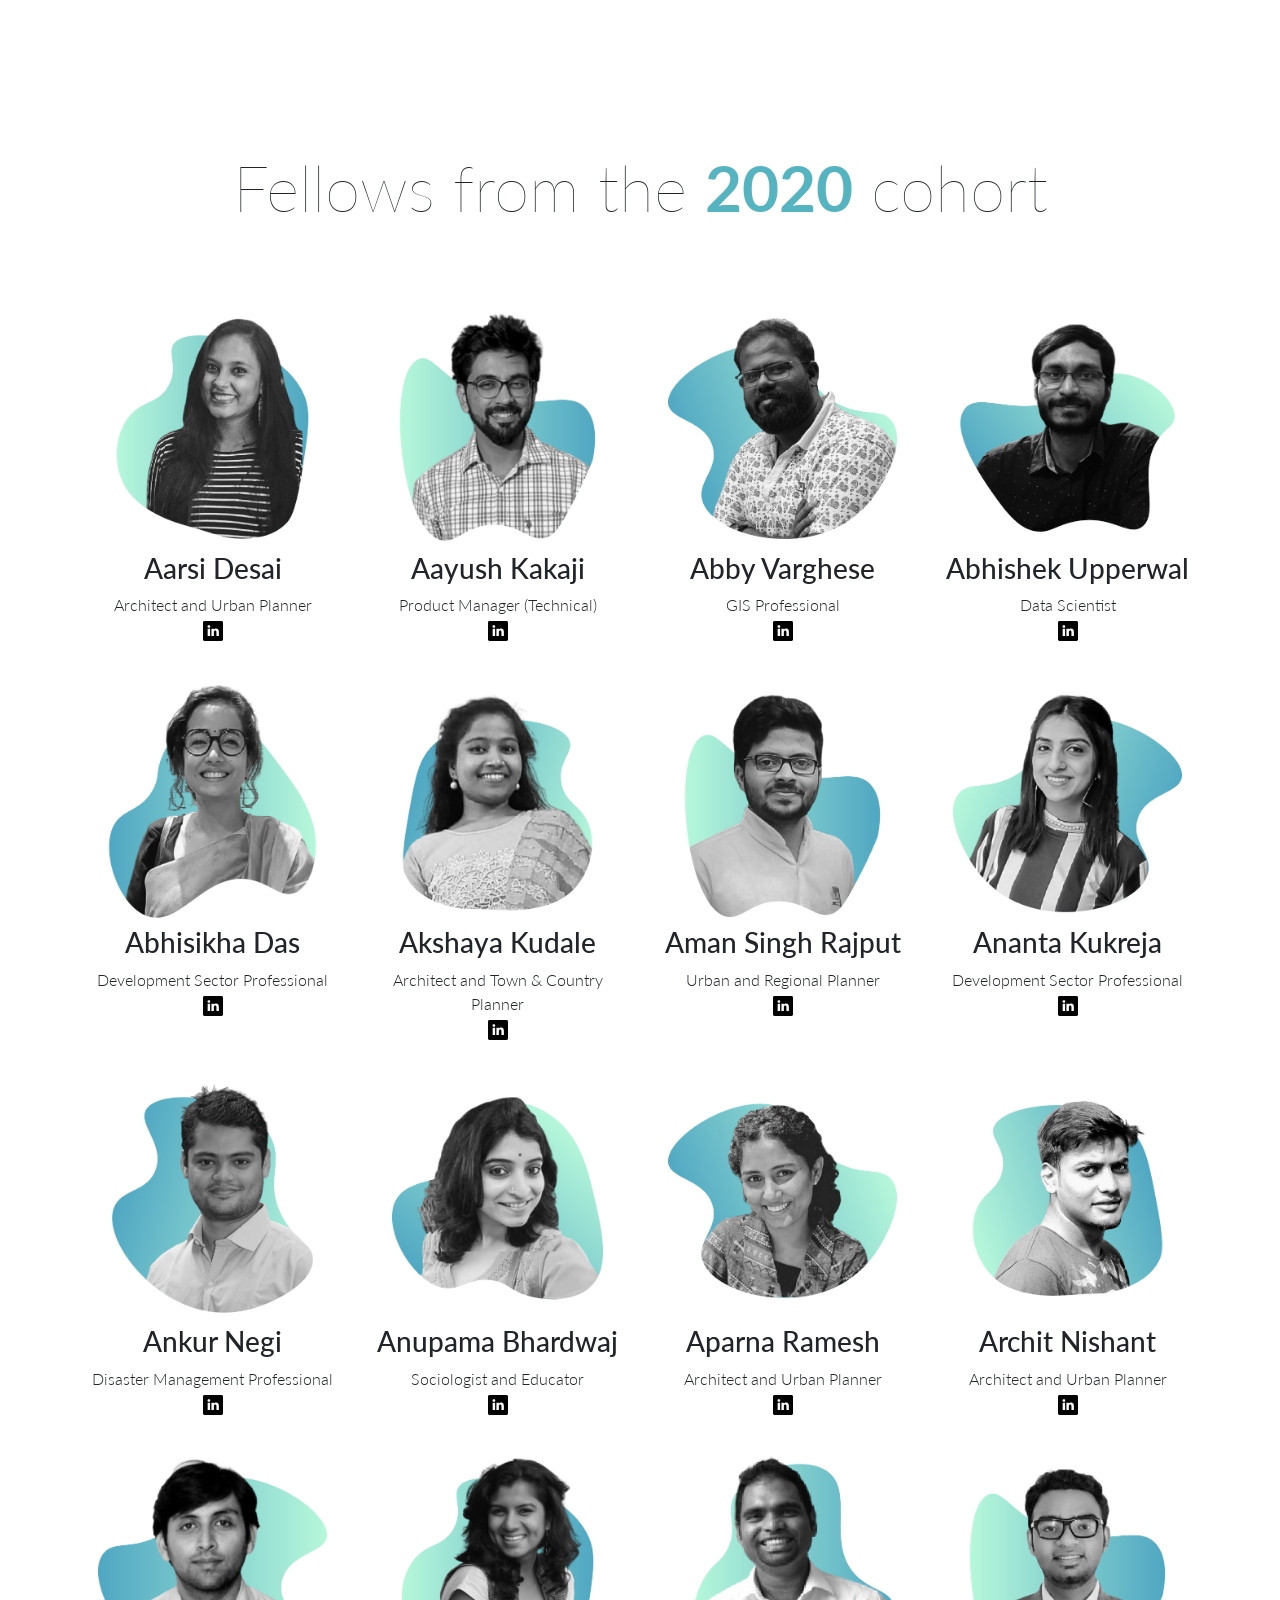
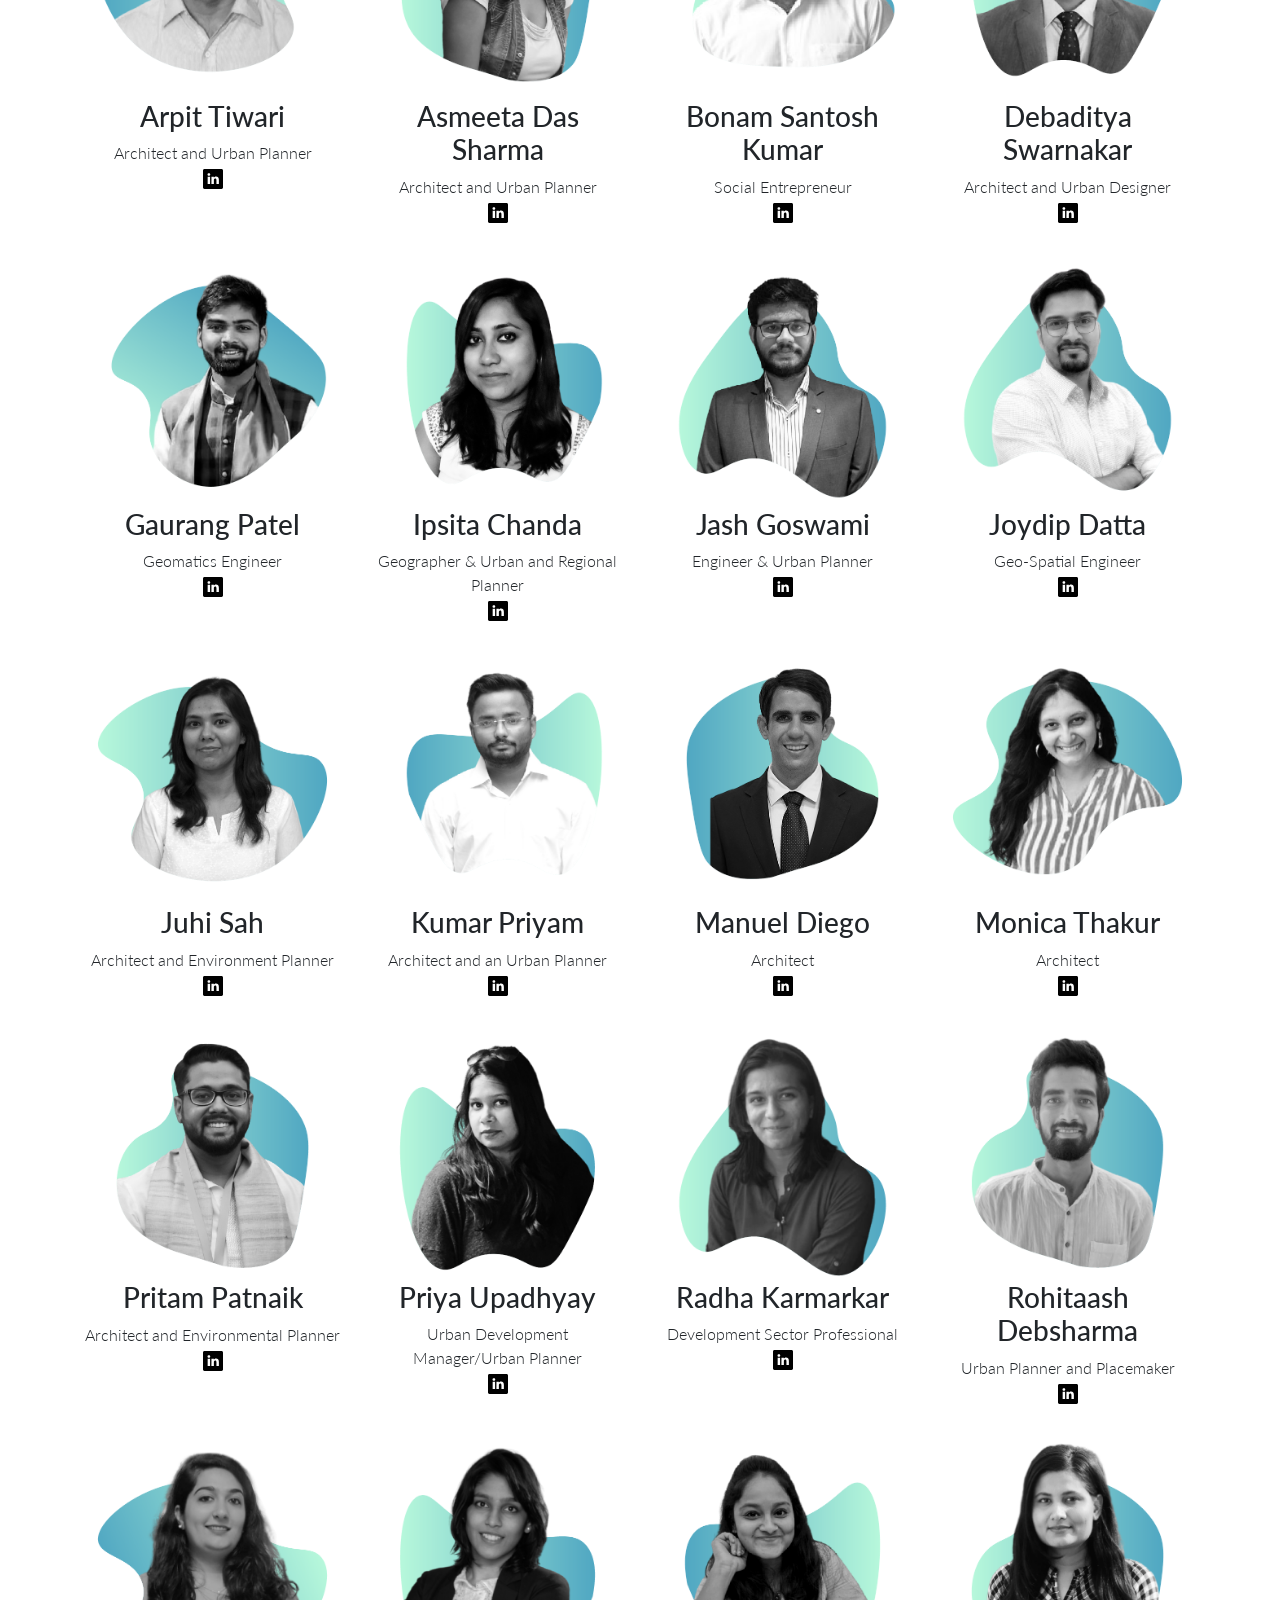
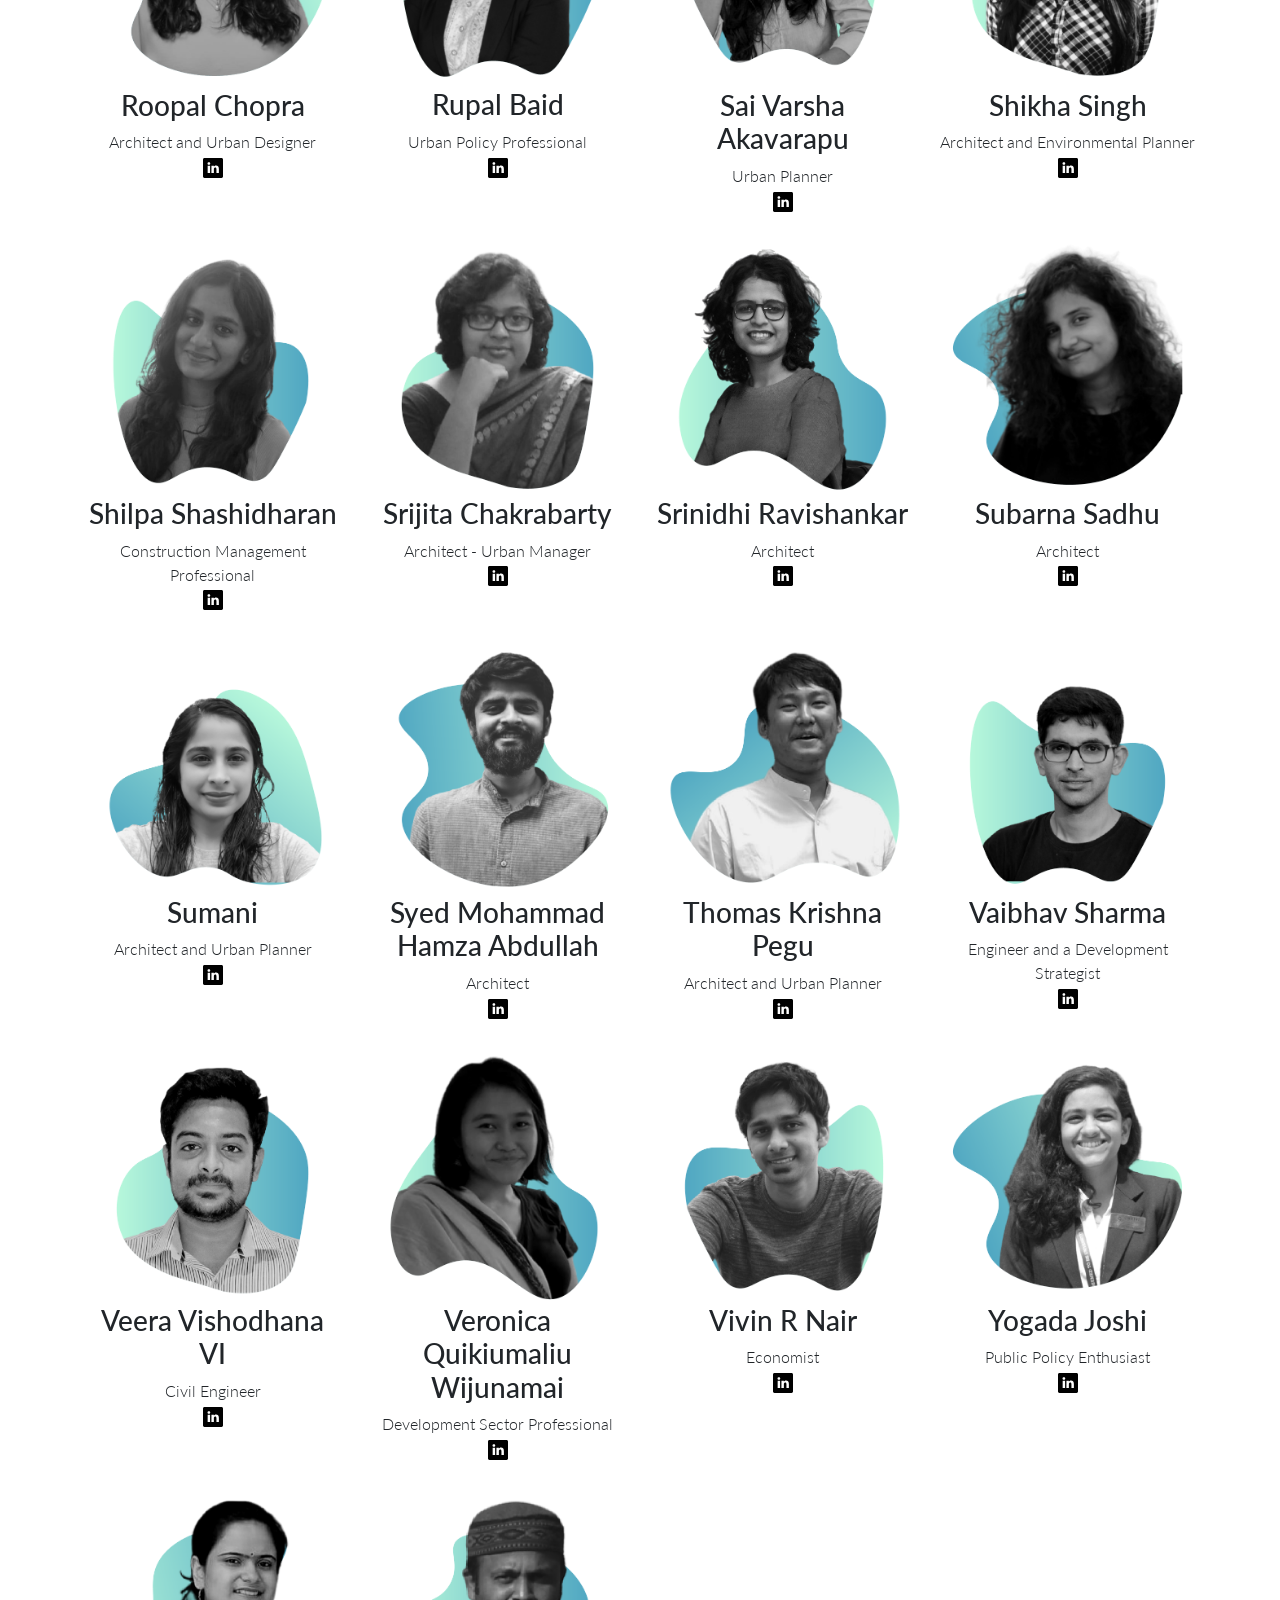
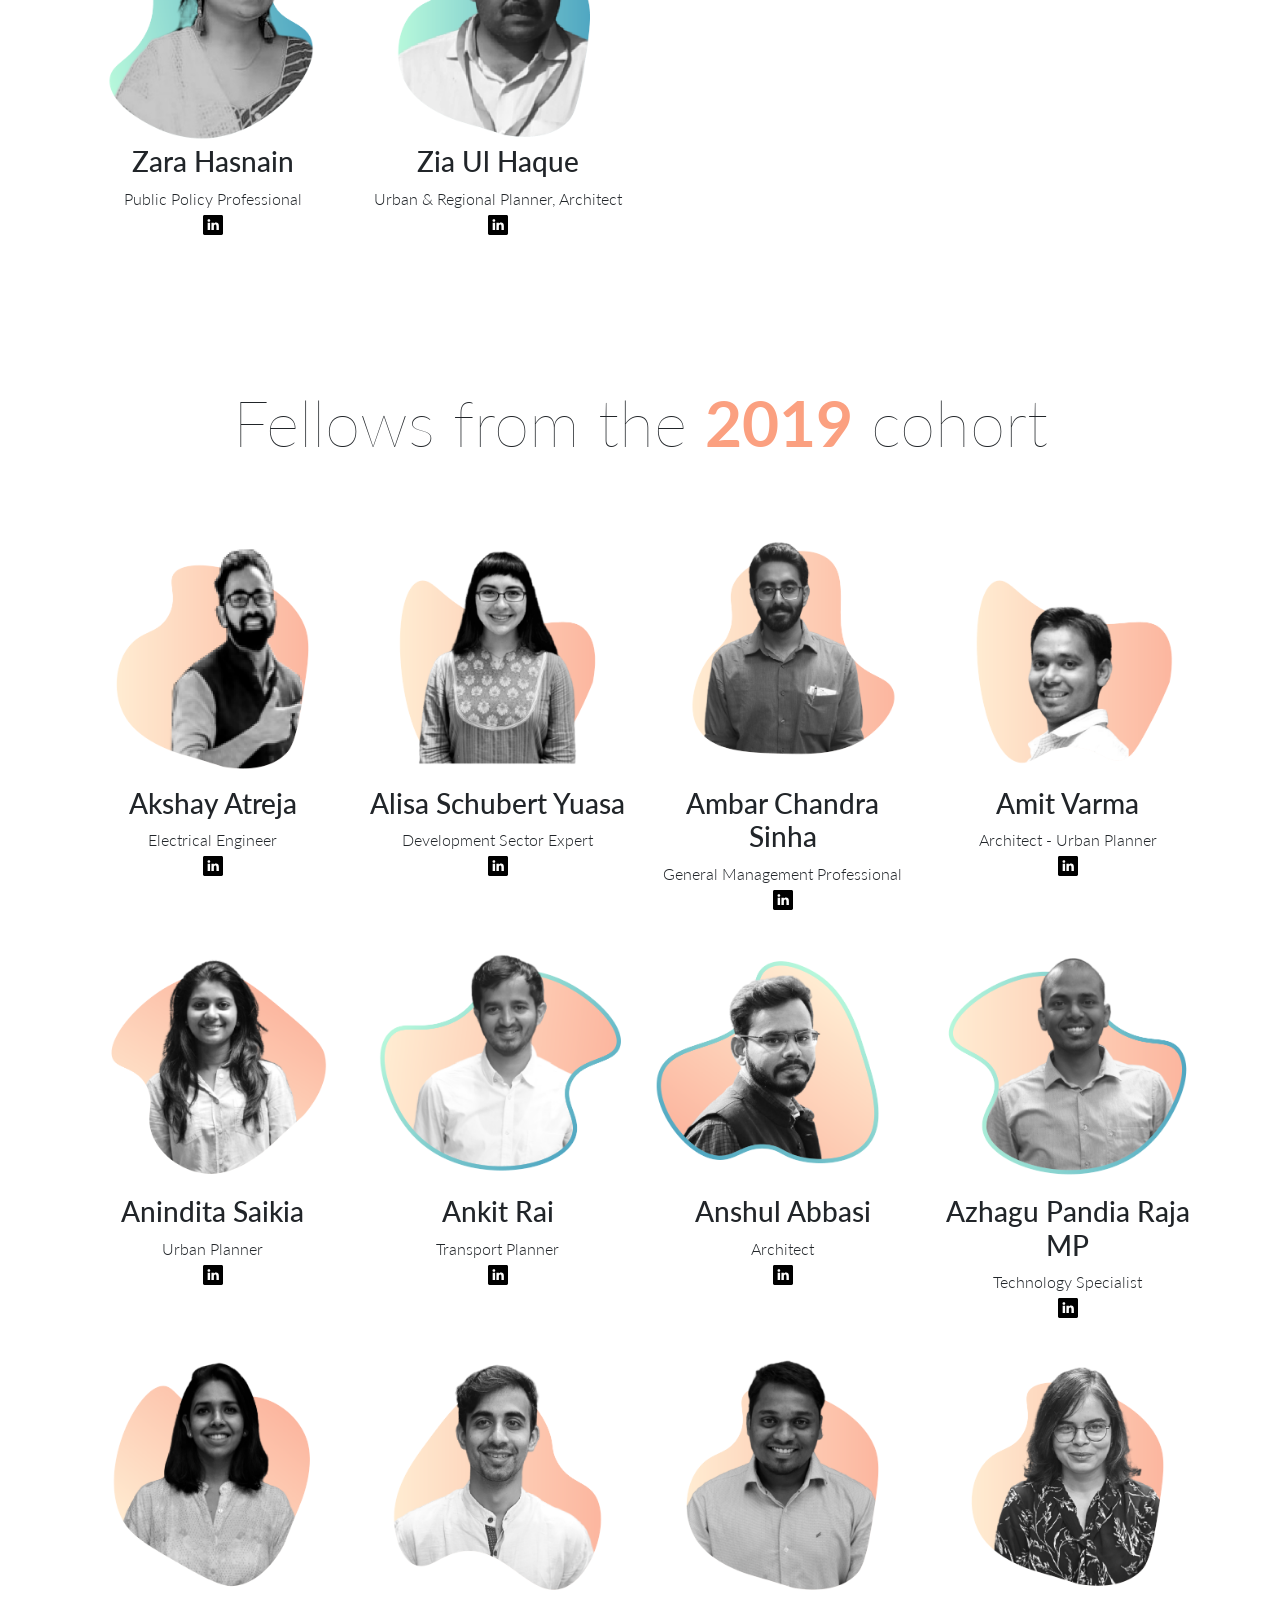
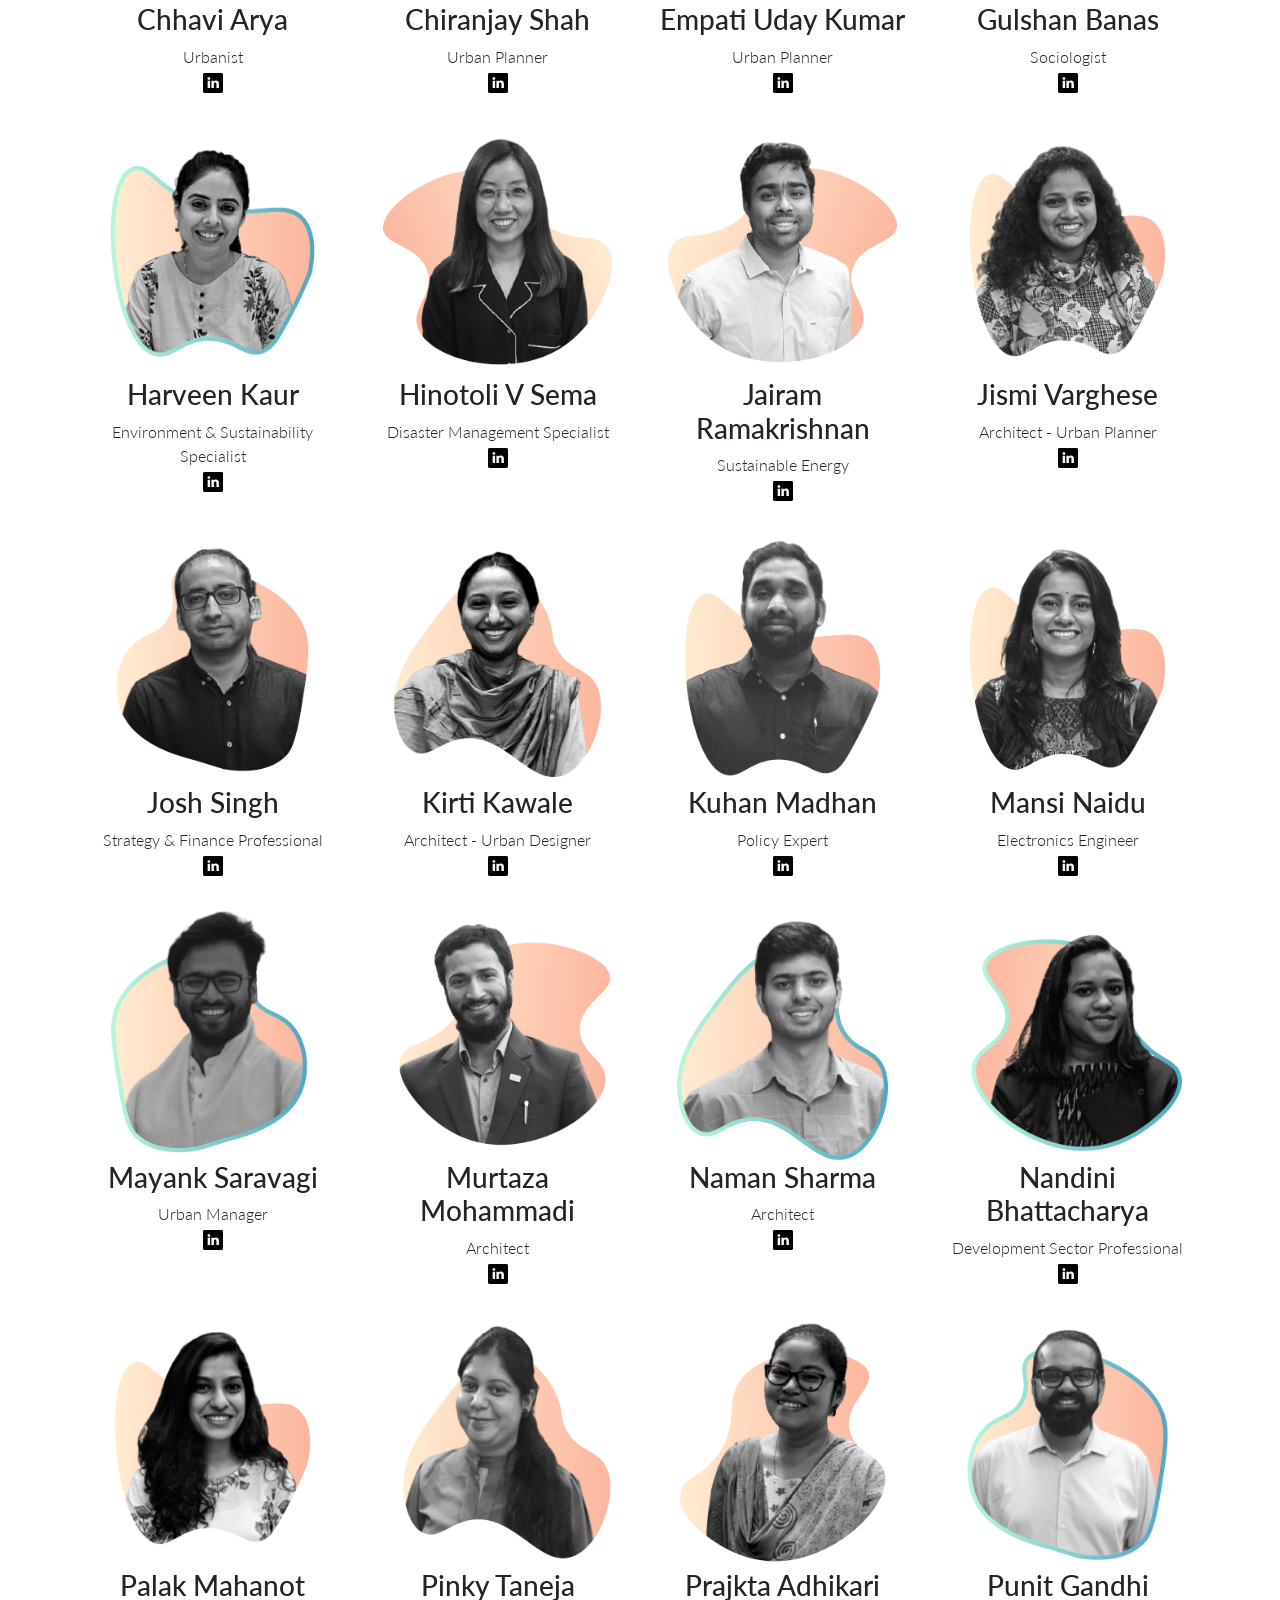
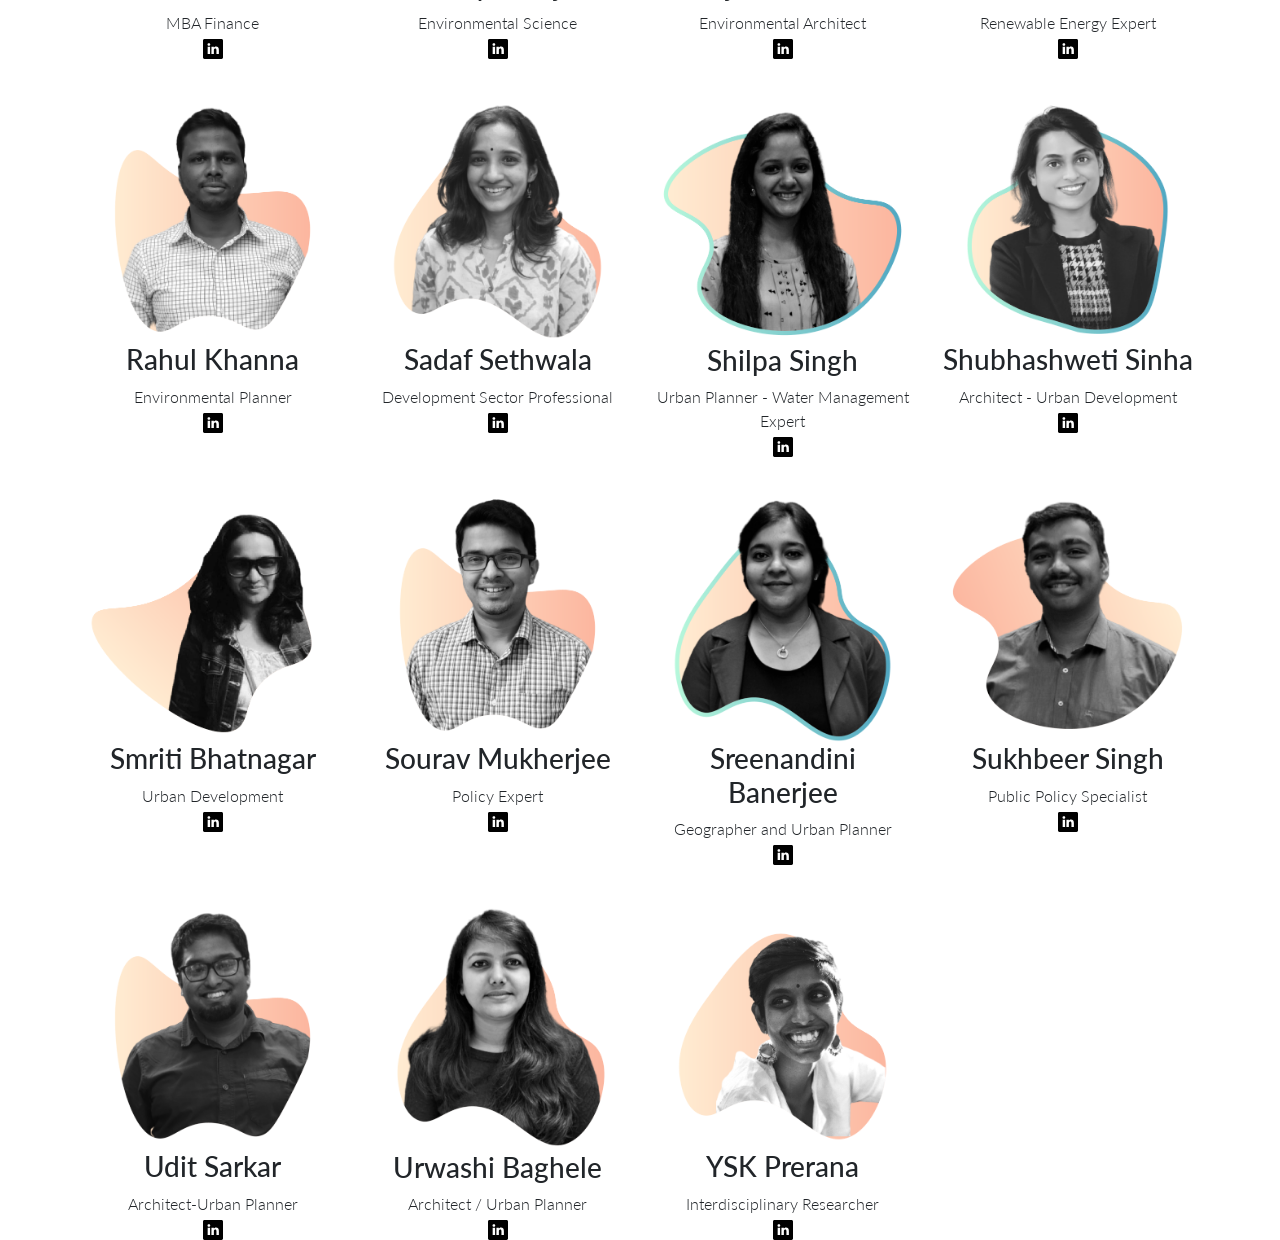
<file: index.html>
<!DOCTYPE html>
<html lang="en">
	<head>
		<meta charset="utf-8" />
		<meta name="viewport" content="width=device-width, initial-scale=1" />
		<meta name="theme-color" content="#000000" />
		<meta
		name="description"
		content="India Smart City Fellowship Profiles"
		/>

		<title>India Smart City Fellowship Profiles</title>
		<link rel="stylesheet" href="https://stackpath.bootstrapcdn.com/bootstrap/4.5.0/css/bootstrap.min.css" integrity="sha384-9aIt2nRpC12Uk9gS9baDl411NQApFmC26EwAOH8WgZl5MYYxFfc+NcPb1dKGj7Sk" crossorigin="anonymous">
		<link rel="stylesheet" type="text/css" href="profile.css">
		
	</head>
	<body>
		<section class="iscf-profiles">
			<div class="container align-center">
				<div id="cohort_2020" class="cohort-div">
					<h1 class="cohort-title">Fellows from the <span class="cohort-2020">2020</span> cohort</h1>
				</div>

				<div id="cohort_2019" class="cohort-div">
					<h1 class="cohort-title">Fellows from the <span class="cohort-2019">2019</span> cohort</h1>
				</div>
			</div>
			<div id="overlay" class="overlay"></div>
			<div id="overlay-profile">
				<div class="container">
					<div class="row">
						<div class="col-md-11"></div>
						<div class="col-md-1">
							<img src="images/cross.svg" class="cross" alt="" >
						</div>
					</div>
					<div class="row">
						<div class="col-md-3" id="profile-img">
						</div>
						<div class="col-md-9" id="profile-desc">
						</div>
					</div>
				</div>
			</div>
		</section>
		<script src="profile.js"></script>
	</body>
</html>
</file>
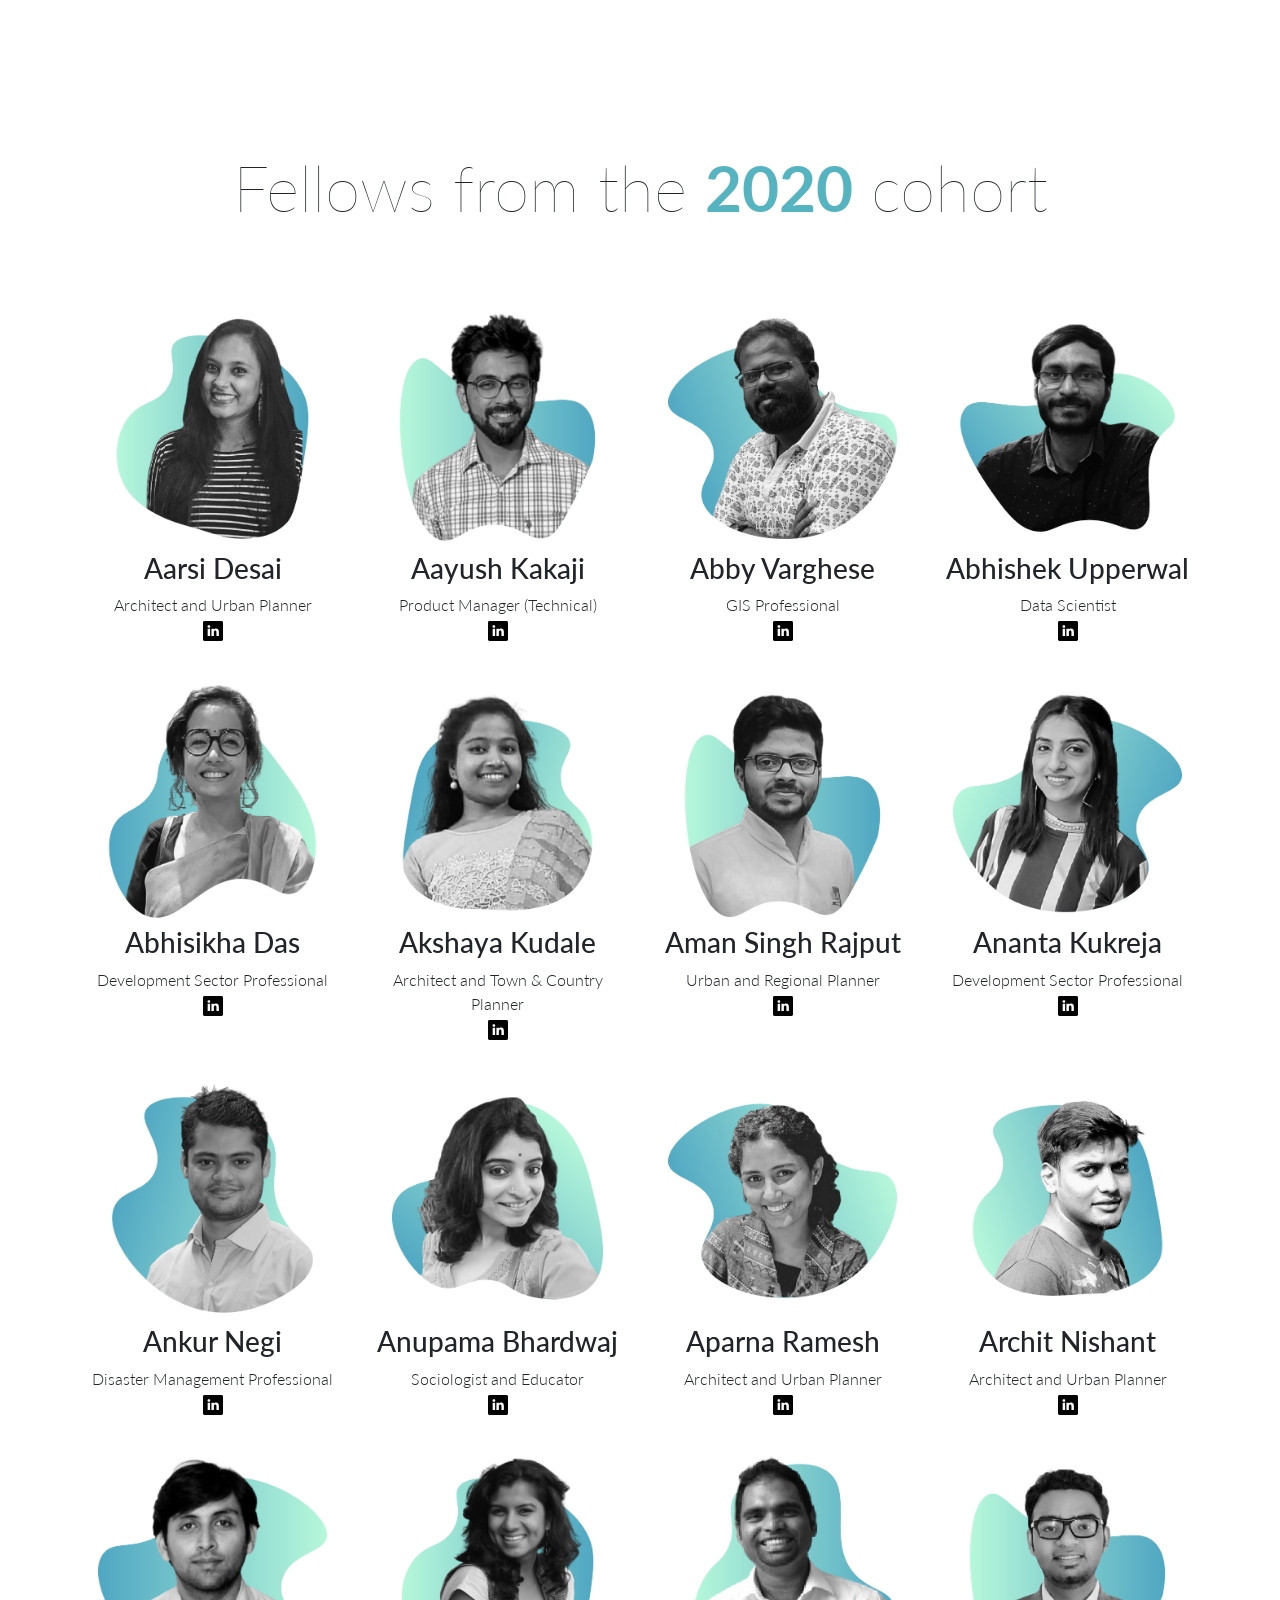
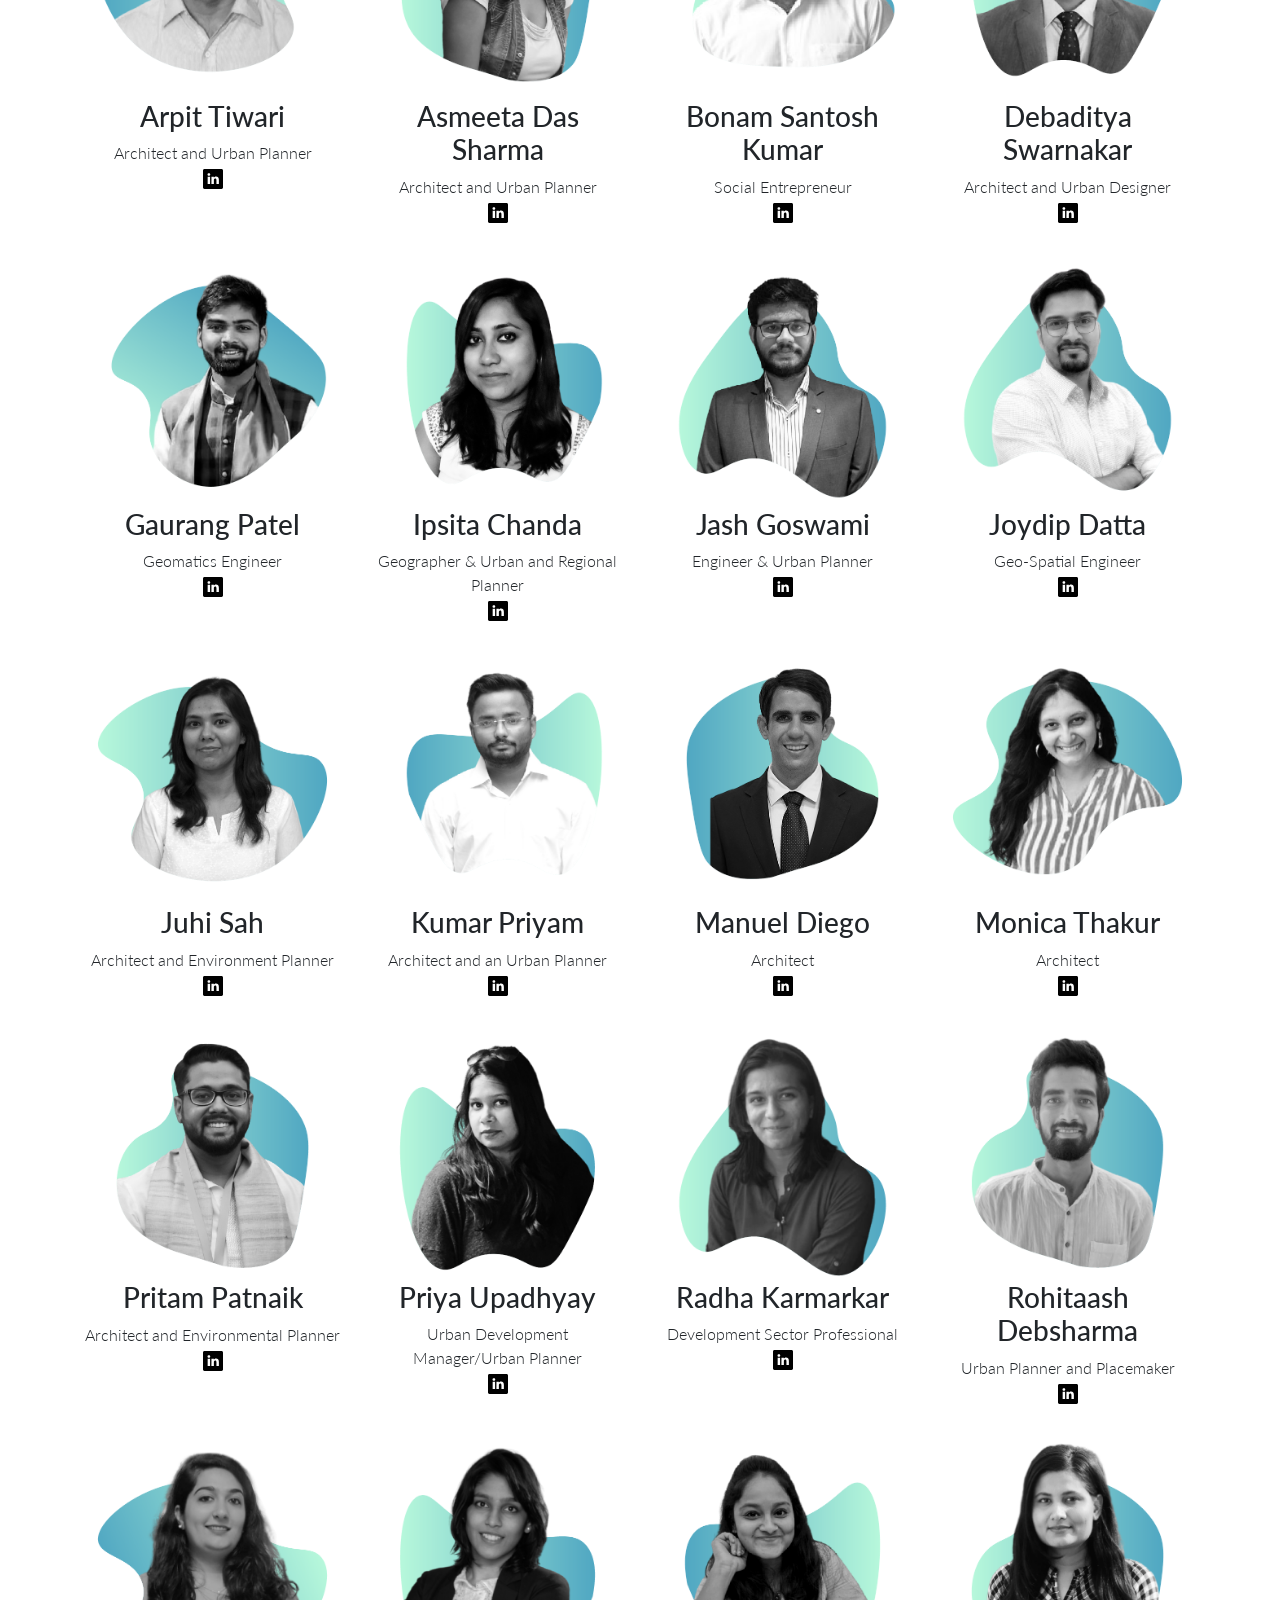
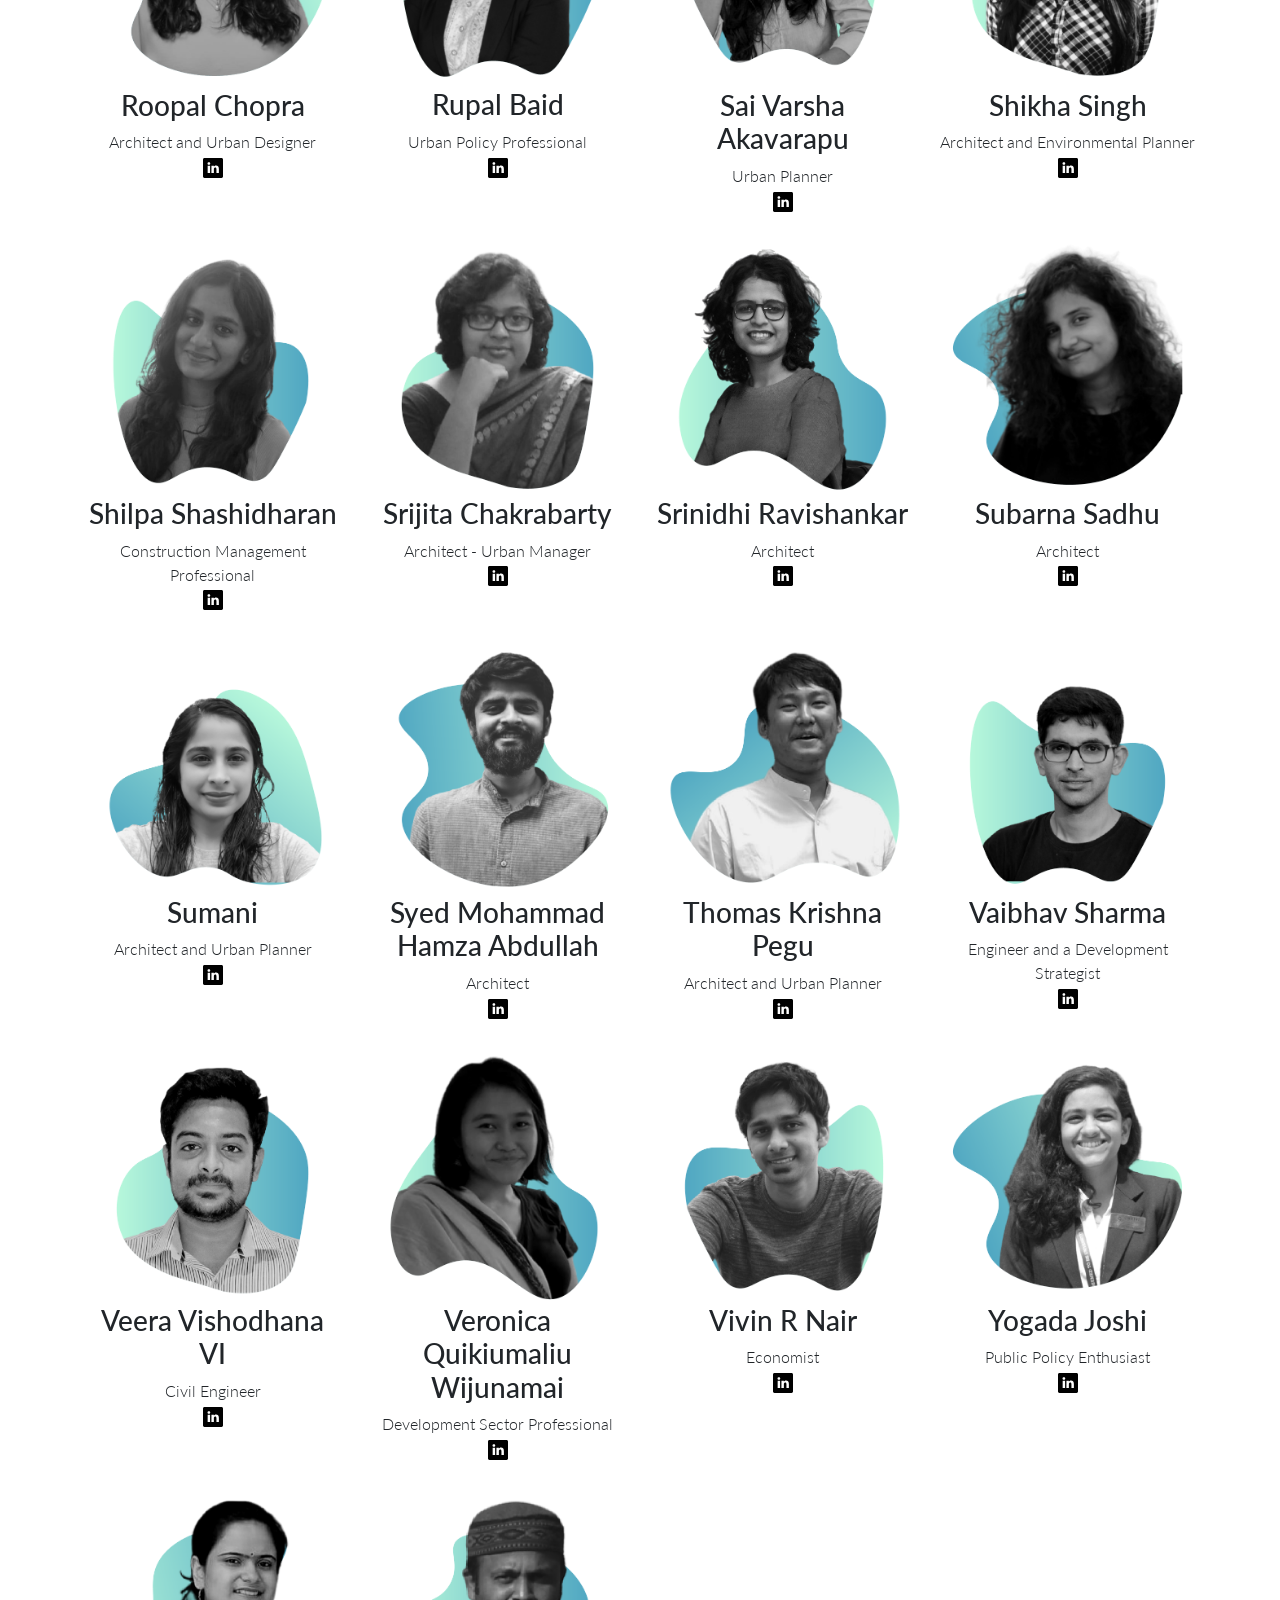
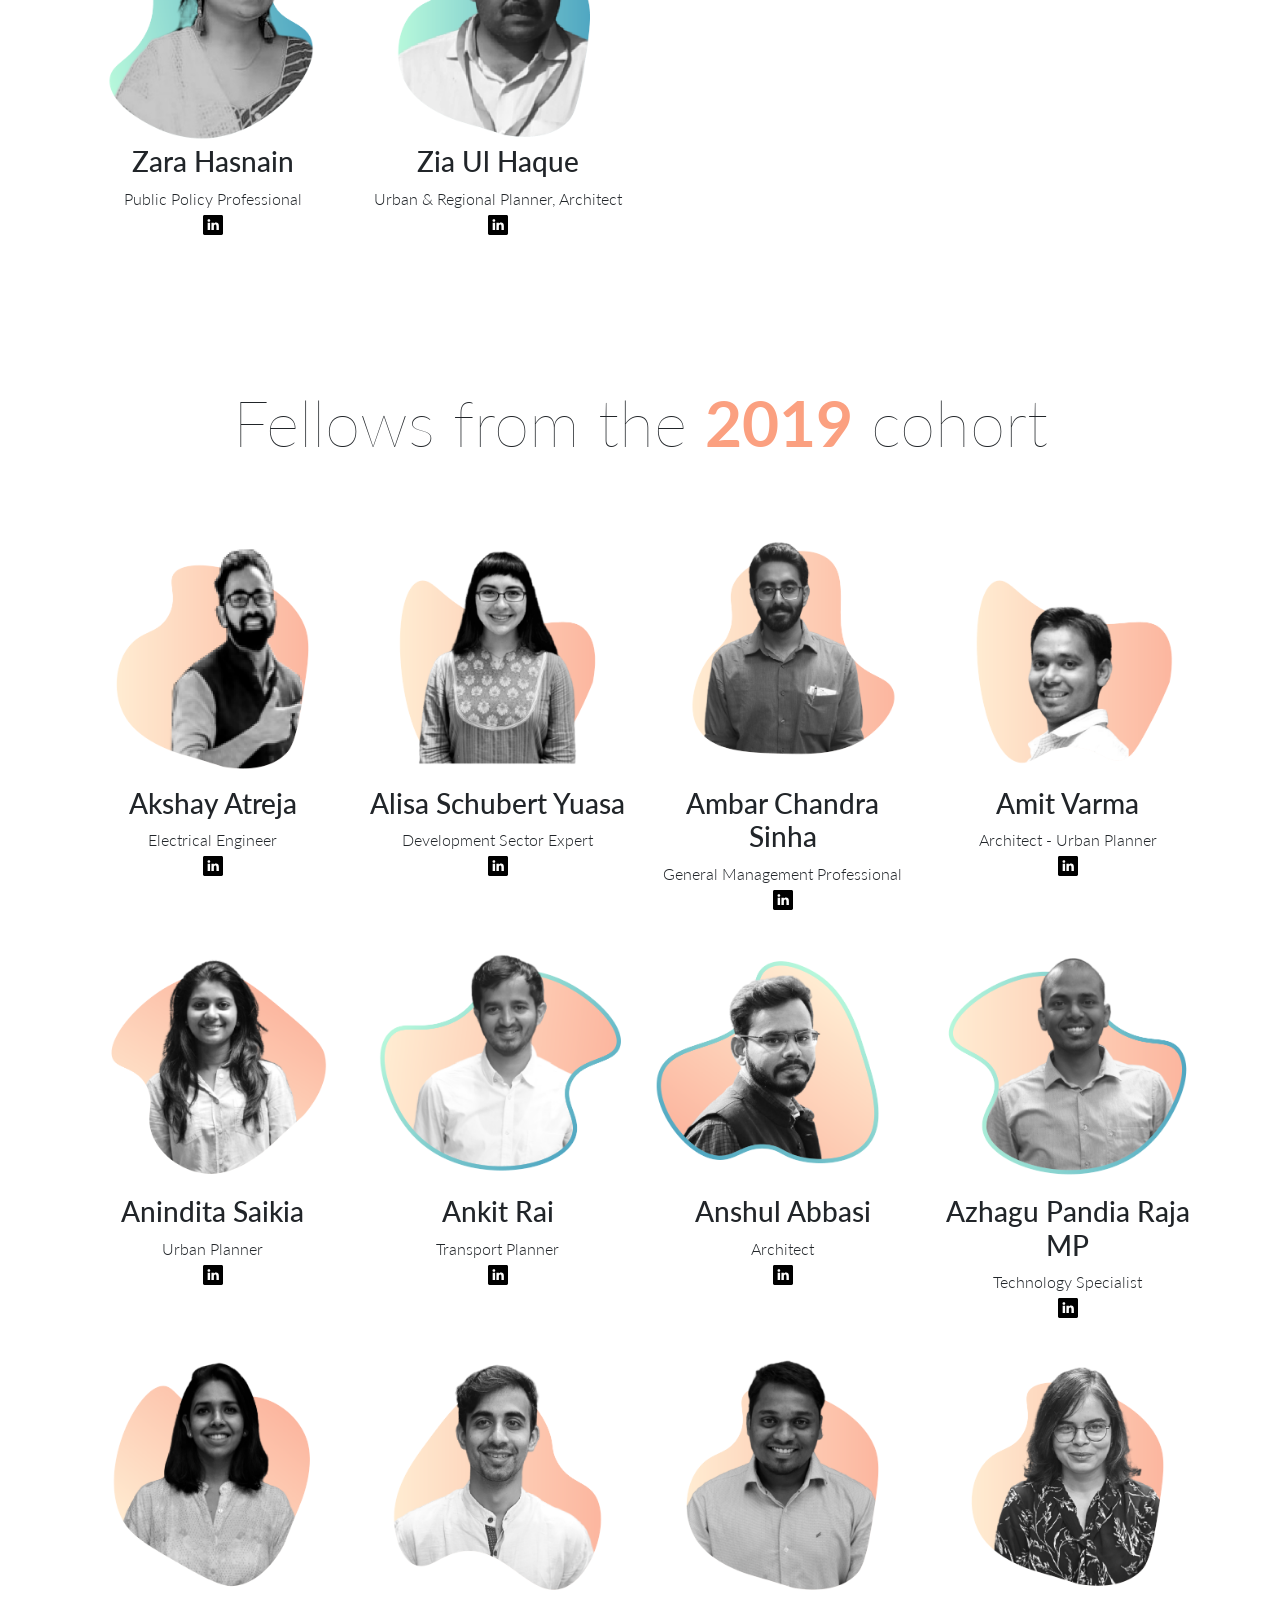
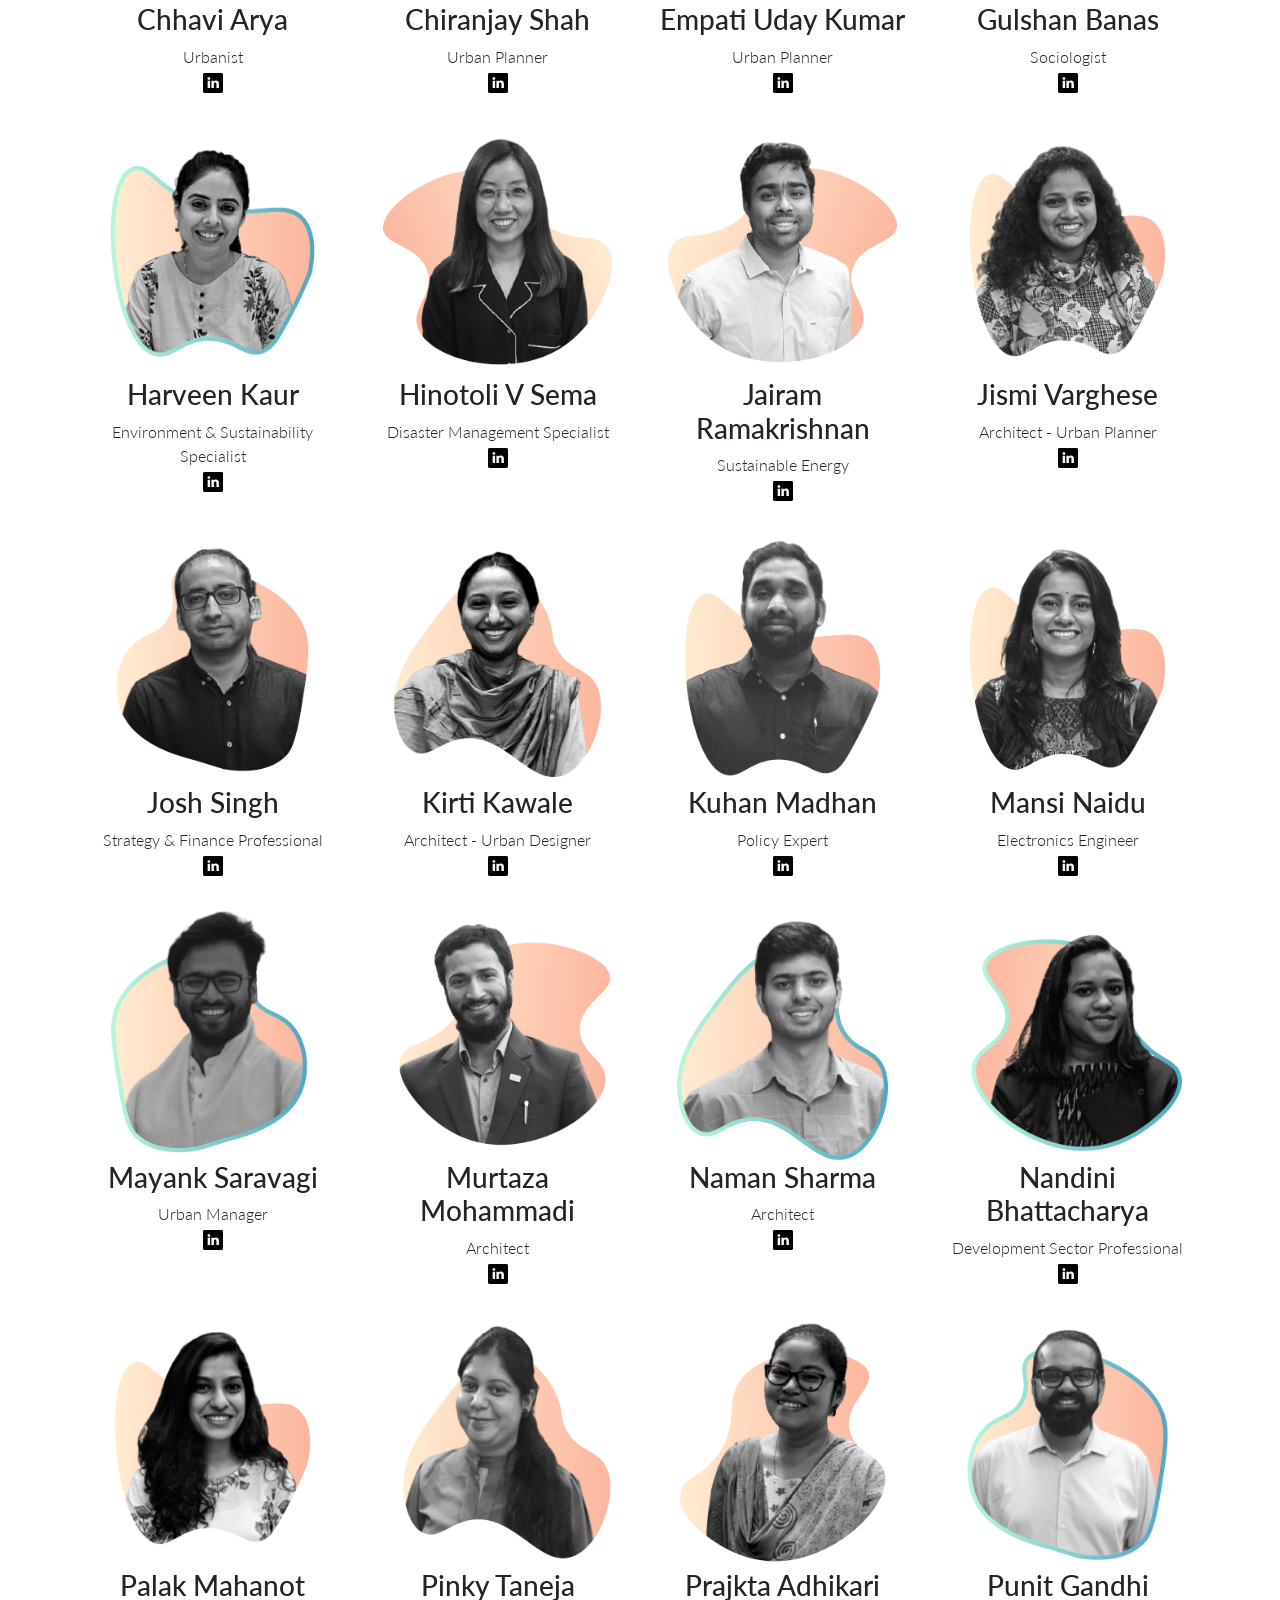
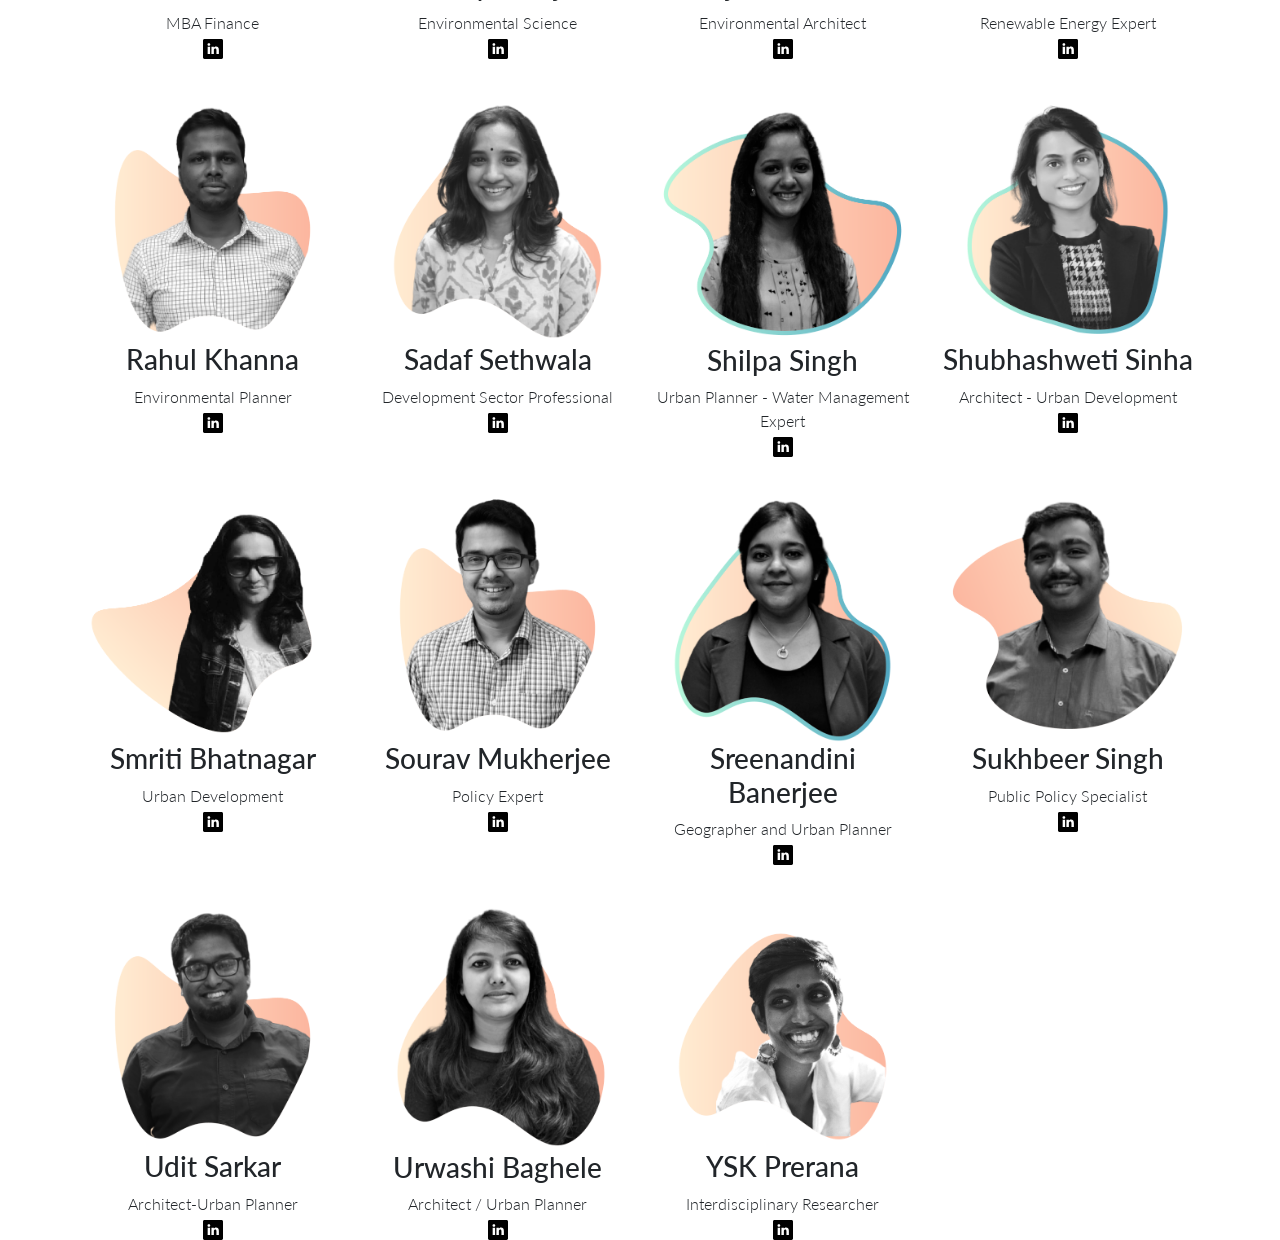
<file: profile.html>
<!DOCTYPE html>
<html lang="en">
	<head>
		<meta charset="utf-8" />
		<meta name="viewport" content="width=device-width, initial-scale=1" />
		<meta name="theme-color" content="#000000" />
		<meta
		name="description"
		content="A Unified DataSpace for Urban Mobility"
		/>

		<title>India Smart City Fellowship Profiles</title>
		<link rel="stylesheet" href="https://stackpath.bootstrapcdn.com/bootstrap/4.5.0/css/bootstrap.min.css" integrity="sha384-9aIt2nRpC12Uk9gS9baDl411NQApFmC26EwAOH8WgZl5MYYxFfc+NcPb1dKGj7Sk" crossorigin="anonymous">
		<link rel="stylesheet" type="text/css" href="profile.css">
		
	</head>
	<body>
		<section class="iscf-profiles">
			<div class="container align-center">
				<div id="cohort_2020" class="cohort-div">
					<h1 class="cohort-title">Fellows from the <span class="cohort-2020">2020</span> cohort</h1>
				</div>

				<div id="cohort_2019" class="cohort-div">
					<h1 class="cohort-title">Fellows from the <span class="cohort-2019">2019</span> cohort</h1>
				</div>
				<!-- <div class="row">
					<div class="col-md-3">
						<img src="images/Cohort 2020/Fellows_ Profiles-Aarsi Desai.png" class="image-responsive">
						<div class="text">Female Thanos</div>
					</div>
					<div class="col-md-3 image">
						<img src="images/Cohort 2020/Fellows_ Profiles-Aayush Kakaji.png" class="image-responsive">
						<div class="effect"> sljbgkjbghjvjgvhvjgjvjvjjfvfhgfgfhsrxg,bnkjlylfjhvhgfxmgfm</div>
						<div class="text">Thanos</div>
					</div>
					<div class="col-md-3">
						<img src="images/Cohort 2020/Fellows_ Profiles-Abby Varghese.png" class="image-responsive">
						<div class="text">Thanos</div>
					</div>
					<div class="col-md-3">
						<img src="images/Cohort 2020/Fellows_ Profiles-Abhishek Upperwal.png" class="image-responsive">
						<div class="text">Thanos</div>
					</div>
				</div>
				<div class="row">
					<div class="col-md-3">
						<img src="images/Cohort 2020/Fellows_ Profiles-Abhisikha Das.png" class="image-responsive">
						<div class="text">Female Thanos</div>
					</div>
					<div class="col-md-3">
						<img src="images/Cohort 2020/Fellows_ Profiles-Akshaya Ravindrakumar Kudale.png" class="image-responsive">
						<div class="text">Female Thanos</div>
					</div>
					<div class="col-md-3">
						<img src="images/Cohort 2020/Fellows_ Profiles-Aman Singh Rajput.png" class="image-responsive">
						<div class="text">Thanos</div>
					</div>
					<div class="col-md-3">
						<img src="images/Cohort 2020/Fellows_ Profiles-Ananta Kukreja.png" class="image-responsive">
						<div class="text">Female Thanos</div>
					</div>
				</div>
				<div class="row">
					<div class="col-md-3">
						<img src="images/Cohort 2020/Fellows_ Profiles-Ankur Negi.png" class="image-responsive">
						<div class="text">Thanos</div>
					</div>
					<div class="col-md-3">
						<img src="images/Cohort 2020/Fellows_ Profiles-Anupama Bhardwaj.png" class="image-responsive">
						<div class="text">Female Thanos</div>
					</div>
					<div class="col-md-3">
						<img src="images/Cohort 2020/Fellows_ Profiles-Aparna Ramesh.png" class="image-responsive">
						<div class="text">Female Thanos</div>
					</div>
					<div class="col-md-3">
						<img src="images/Cohort 2020/Fellows_ Profiles-Archit Nishant.png" class="image-responsive">
						<div class="text">Thanos</div>
					</div>
				</div> -->
			</div>
			<div id="overlay" class="overlay"></div>
			<div id="overlay-profile">
				<div class="container">
					<div class="row">
						<div class="col-md-3" id="profile-img">
						</div>
						<div class="col-md-9" id="profile-desc">
						</div>
					</div>
				</div>
			</div>
		</section>
		<script src="profile.js"></script>
	</body>
</html>
</file>
<file: profile.css>
@import url("https://fonts.googleapis.com/css2?family=Oswald:wght@200;400;600&display=swap");
@import url("https://fonts.googleapis.com/css2?family=Lato:wght@300;400;700&display=swap");
html, body {
  width: 100%;
  height: 100%;
}

.iscf-profiles {
  font-family: "Lato", sans-serif;
  margin: 50px 0px;
  width: 100%;
}
.iscf-profiles .cohort-div {
  margin: 150px 0px;
}
.iscf-profiles h1.cohort-title {
  font-size: 4em;
  font-weight: 100;
}
.iscf-profiles h1.cohort-title span.cohort-2020 {
  font-weight: 700;
  color: #55b4c0;
}
.iscf-profiles h1.cohort-title span.cohort-2019 {
  font-weight: 700;
  color: #fba080;
}
.iscf-profiles img {
  width: 100%;
}
.iscf-profiles span.title {
  font-size: 1em;
  font-weight: 300;
}
.iscf-profiles span.university {
  font-size: 1em;
  font-weight: 300;
}
.iscf-profiles .linkedin_icon {
  display: block;
}
.iscf-profiles .linkedin_icon img {
  width: 20px;
}
.iscf-profiles .row {
  margin-top: 40px;
}
.iscf-profiles .title {
  text-align: center;
}
.iscf-profiles .align-center {
  text-align: center;
}
.iscf-profiles .profile-card {
  padding-top: 30px;
}
.iscf-profiles .profile-card .title {
  cursor: pointer;
}
.iscf-profiles .overlay {
  background-color: #ffffffee;
  width: 1px;
  height: 1px;
  position: fixed;
  transition: transform 0.8s ease;
}
.iscf-profiles #overlay-profile {
  position: fixed;
  overflow-y: scroll;
  display: none;
  top: 0px;
  left: 0px;
  width: 100%;
  height: 100%;
  padding-top: 50px;
  padding-bottom: 50px;
}
.iscf-profiles #overlay-profile span {
  font-size: 1.5em;
}
.iscf-profiles #overlay-profile h1 {
  font-size: 3.5em;
}
.iscf-profiles #overlay-profile .col-md-3 {
  text-align: center;
}
.iscf-profiles #overlay-profile .col-md-9 {
  padding-top: 40px;
}
.iscf-profiles #overlay-profile .col-md-9 p {
  font-size: 1.5em;
  font-weight: 300;
}
.iscf-profiles #overlay-profile #profile-img h1.title {
  font-size: 2.4em;
}
.iscf-profiles #overlay-profile .cross {
  width: 50px;
  cursor: pointer;
}
</file>
